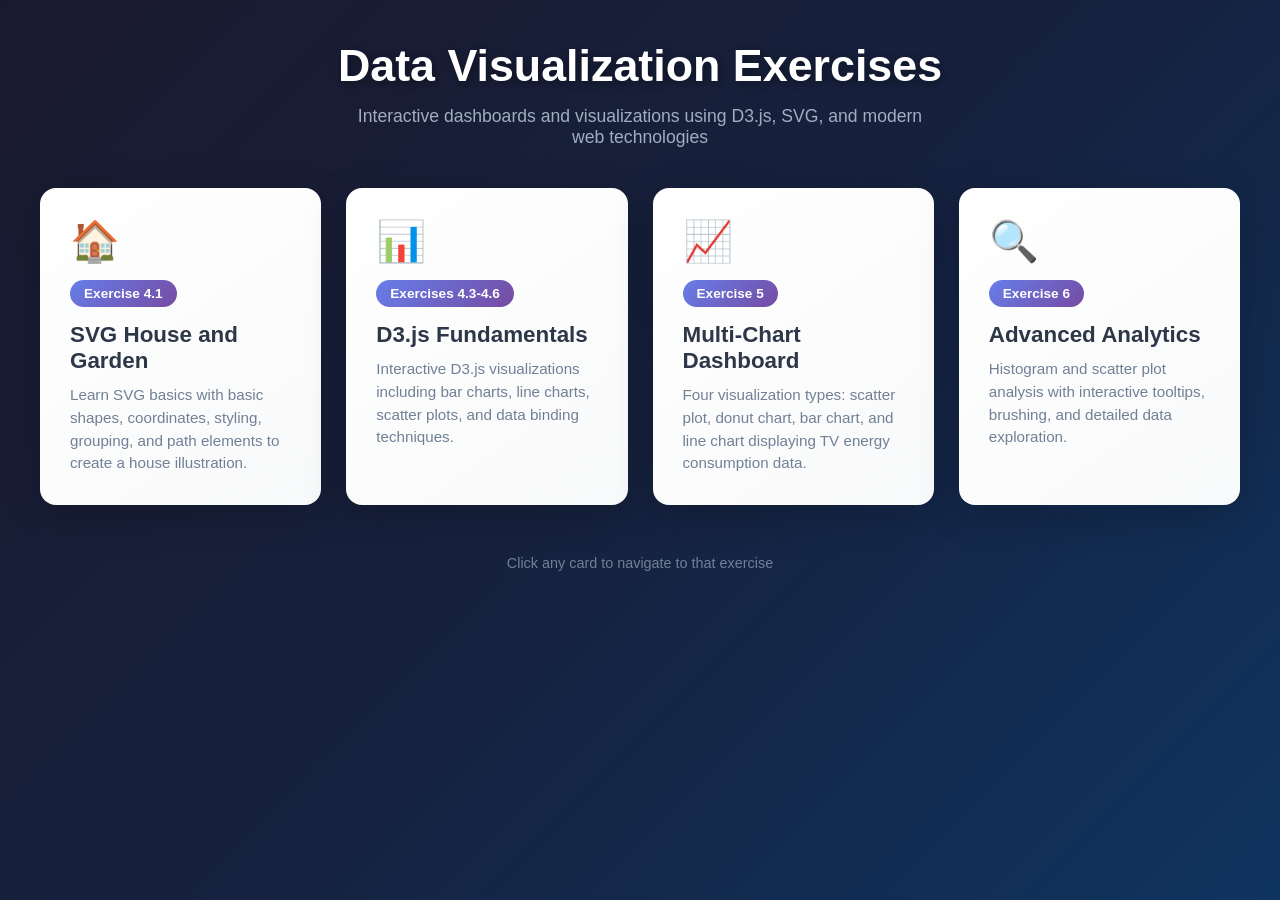
<file: index.html>
<!DOCTYPE html>
<html lang="en">
<head>
    <meta charset="UTF-8">
    <meta name="viewport" content="width=device-width, initial-scale=1.0">
    <title>Data Visualization Exercises Dashboard</title>
    <style>
        * {
            margin: 0;
            padding: 0;
            box-sizing: border-box;
        }
        body {
            font-family: 'Segoe UI', Tahoma, Geneva, Verdana, sans-serif;
            background: linear-gradient(135deg, #1a1a2e 0%, #16213e 50%, #0f3460 100%);
            min-height: 100vh;
            padding: 40px 20px;
        }
        .dashboard-header {
            max-width: 1200px;
            margin: 0 auto 40px;
            text-align: center;
        }
        h1 {
            color: #fff;
            font-size: 2.8rem;
            margin-bottom: 15px;
            text-shadow: 2px 2px 8px rgba(0, 0, 0, 0.4);
        }
        .subtitle {
            color: #a0aec0;
            font-size: 1.1rem;
            max-width: 600px;
            margin: 0 auto;
        }
        .exercises-grid {
            display: grid;
            grid-template-columns: repeat(auto-fit, minmax(280px, 1fr));
            gap: 25px;
            max-width: 1200px;
            margin: 0 auto;
        }
        .exercise-card {
            background: linear-gradient(145deg, #ffffff 0%, #f8f9fa 100%);
            border-radius: 16px;
            padding: 30px;
            text-decoration: none;
            color: inherit;
            box-shadow: 0 10px 40px rgba(0, 0, 0, 0.2);
            transition: all 0.3s ease;
            position: relative;
            overflow: hidden;
        }
        .exercise-card::before {
            content: '';
            position: absolute;
            top: 0;
            left: 0;
            right: 0;
            height: 4px;
            background: linear-gradient(90deg, #667eea 0%, #764ba2 100%);
            transform: scaleX(0);
            transition: transform 0.3s ease;
        }
        .exercise-card:hover::before {
            transform: scaleX(1);
        }
        .exercise-card:hover {
            transform: translateY(-5px);
            box-shadow: 0 15px 50px rgba(0, 0, 0, 0.3);
        }
        .exercise-number {
            display: inline-block;
            background: linear-gradient(135deg, #667eea 0%, #764ba2 100%);
            color: #fff;
            font-size: 0.85rem;
            font-weight: bold;
            padding: 6px 14px;
            border-radius: 20px;
            margin-bottom: 15px;
        }
        .exercise-card h2 {
            color: #2d3748;
            font-size: 1.4rem;
            margin-bottom: 10px;
        }
        .exercise-card p {
            color: #718096;
            font-size: 0.95rem;
            line-height: 1.5;
        }
        .card-icon {
            font-size: 2.5rem;
            margin-bottom: 15px;
        }
        .footer {
            text-align: center;
            margin-top: 50px;
            color: #718096;
            font-size: 0.9rem;
        }
    </style>
</head>
<body>
    <div class="dashboard-header">
        <h1>Data Visualization Exercises</h1>
        <p class="subtitle">Interactive dashboards and visualizations using D3.js, SVG, and modern web technologies</p>
    </div>

    <div class="exercises-grid">
        <a href="Exercise 4.1/index.html" class="exercise-card">
            <div class="card-icon">🏠</div>
            <span class="exercise-number">Exercise 4.1</span>
            <h2>SVG House and Garden</h2>
            <p>Learn SVG basics with basic shapes, coordinates, styling, grouping, and path elements to create a house illustration.</p>
        </a>

        <a href="Exercise 4.3-4.6/index.html" class="exercise-card">
            <div class="card-icon">📊</div>
            <span class="exercise-number">Exercises 4.3-4.6</span>
            <h2>D3.js Fundamentals</h2>
            <p>Interactive D3.js visualizations including bar charts, line charts, scatter plots, and data binding techniques.</p>
        </a>

        <a href="Exercise 5/index.html" class="exercise-card">
            <div class="card-icon">📈</div>
            <span class="exercise-number">Exercise 5</span>
            <h2>Multi-Chart Dashboard</h2>
            <p>Four visualization types: scatter plot, donut chart, bar chart, and line chart displaying TV energy consumption data.</p>
        </a>

        <a href="Exercise 6/index.html" class="exercise-card">
            <div class="card-icon">🔍</div>
            <span class="exercise-number">Exercise 6</span>
            <h2>Advanced Analytics</h2>
            <p>Histogram and scatter plot analysis with interactive tooltips, brushing, and detailed data exploration.</p>
        </a>
    </div>

    <p class="footer">Click any card to navigate to that exercise</p>
</body>
</html>
</file>
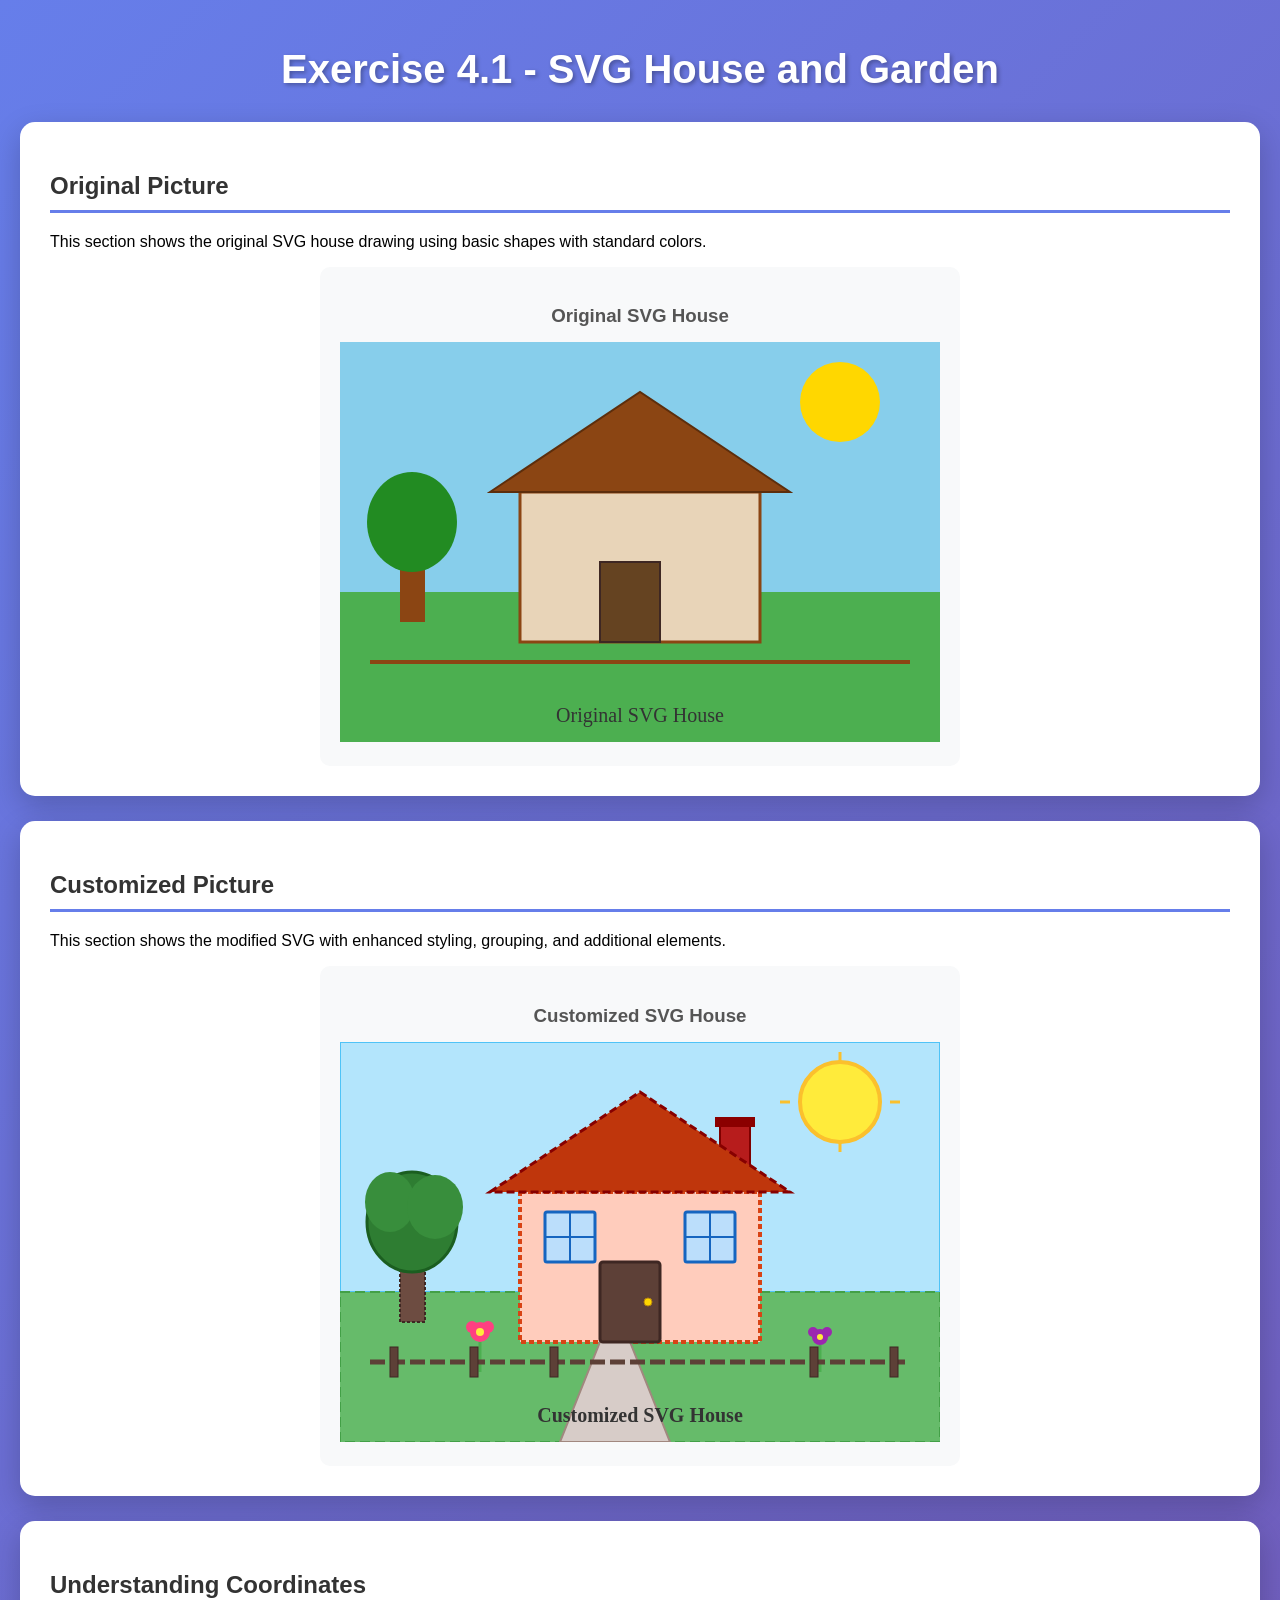
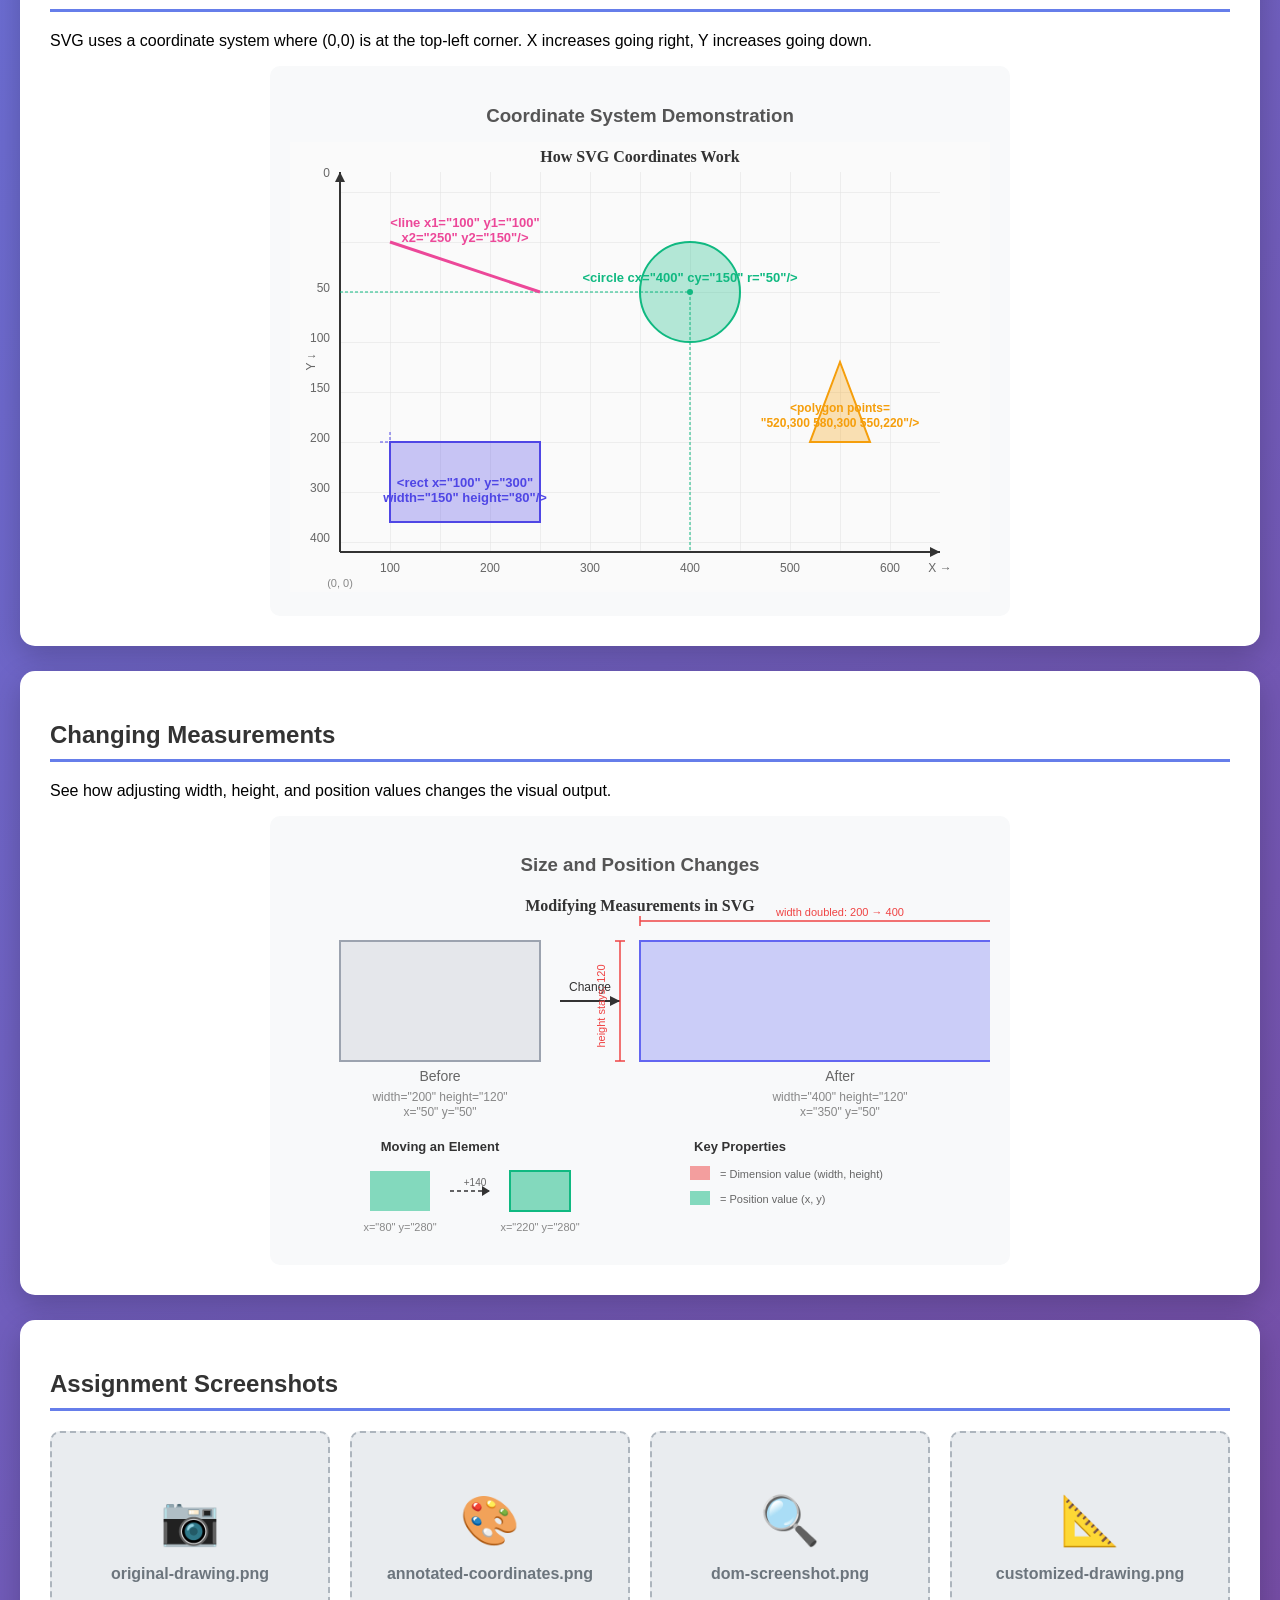
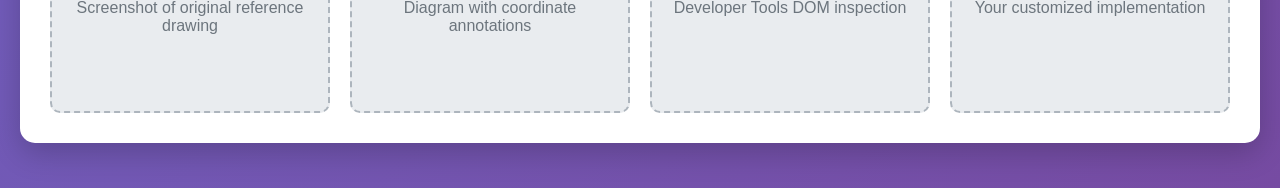
<file: Exercise Demonstration 3/Exercise 4.1/index.html>
<!DOCTYPE html>
<html lang="en">
<head>
    <meta charset="UTF-8">
    <meta name="viewport" content="width=device-width, initial-scale=1.0">
    <title>Exercise 4.1 - SVG House and Garden</title>
    <style>
        body {
            font-family: 'Segoe UI', Tahoma, Geneva, Verdana, sans-serif;
            background: linear-gradient(135deg, #667eea 0%, #764ba2 100%);
            min-height: 100vh;
            padding: 20px;
            margin: 0;
        }
        .container {
            max-width: 1300px;
            margin: 0 auto;
        }
        h1 {
            color: #fff;
            text-align: center;
            font-size: 2.5rem;
            margin-bottom: 30px;
            text-shadow: 2px 2px 4px rgba(0, 0, 0, 0.3);
        }
        .section-card {
            background: #fff;
            border-radius: 15px;
            padding: 30px;
            margin-bottom: 25px;
            box-shadow: 0 10px 30px rgba(0, 0, 0, 0.2);
        }
        h2 {
            color: #333;
            border-bottom: 3px solid #667eea;
            padding-bottom: 10px;
            margin-bottom: 20px;
            font-size: 1.5rem;
        }
        .svg-wrapper {
            display: flex;
            flex-wrap: wrap;
            gap: 30px;
            justify-content: center;
        }
        .svg-box {
            background: #f8f9fa;
            padding: 20px;
            border-radius: 10px;
            text-align: center;
        }
        .svg-box h3 {
            margin-bottom: 15px;
            color: #555;
        }
        .screenshot-grid {
            display: grid;
            grid-template-columns: repeat(auto-fit, minmax(280px, 1fr));
            gap: 20px;
            margin-top: 20px;
        }
        .screenshot-placeholder {
            background: #e9ecef;
            border: 2px dashed #adb5bd;
            border-radius: 10px;
            padding: 60px 20px;
            text-align: center;
            color: #6c757d;
        }
        .screenshot-placeholder span {
            font-size: 3rem;
            display: block;
            margin-bottom: 10px;
        }
    </style>
</head>
<body>
    <div class="container">
        <h1>Exercise 4.1 - SVG House and Garden</h1>

        <div class="section-card">
            <h2>Original Picture</h2>
            <p>This section shows the original SVG house drawing using basic shapes with standard colors.</p>
            <div class="svg-wrapper">
                <div class="svg-box">
                    <h3>Original SVG House</h3>
                    <svg width="600" height="400" viewBox="0 0 600 400" xmlns="http://www.w3.org/2000/svg">
                        <!-- Sky background -->
                        <rect x="0" y="0" width="600" height="250" fill="#87CEEB"/>

                        <!-- Grass -->
                        <rect x="0" y="250" width="600" height="150" fill="#4CAF50"/>

                        <!-- Sun -->
                        <circle cx="500" cy="60" r="40" fill="#FFD700"/>

                        <!-- House body -->
                        <rect x="180" y="150" width="240" height="150" fill="#E8D4B8" stroke="#8B4513" stroke-width="3"/>

                        <!-- Roof -->
                        <polygon points="150,150 300,50 450,150" fill="#8B4513" stroke="#5D2E0C" stroke-width="2"/>

                        <!-- Door -->
                        <rect x="260" y="220" width="60" height="80" fill="#654321" stroke="#3E2723" stroke-width="2"/>

                        <!-- Tree trunk -->
                        <rect x="60" y="200" width="25" height="80" fill="#8B4513"/>

                        <!-- Tree leaves -->
                        <ellipse cx="72" cy="180" rx="45" ry="50" fill="#228B22"/>

                        <!-- Fence -->
                        <line x1="30" y1="320" x2="570" y2="320" stroke="#8B4513" stroke-width="4"/>

                        <!-- Text label -->
                        <text x="300" y="380" font-family="Georgia, serif" font-size="20" fill="#333" text-anchor="middle">
                            Original SVG House
                        </text>
                    </svg>
                </div>
            </div>
        </div>

        <div class="section-card">
            <h2>Customized Picture</h2>
            <p>This section shows the modified SVG with enhanced styling, grouping, and additional elements.</p>
            <div class="svg-wrapper">
                <div class="svg-box">
                    <h3>Customized SVG House</h3>
                    <svg width="600" height="400" viewBox="0 0 600 400" xmlns="http://www.w3.org/2000/svg">
                        <!-- Sky with gradient effect using dashed stroke -->
                        <rect x="0" y="0" width="600" height="250" fill="#B3E5FC" stroke="#4FC3F7" stroke-width="2"/>

                        <!-- Grass with pattern effect -->
                        <rect x="0" y="250" width="600" height="150" fill="#66BB6A" stroke="#43A047" stroke-width="2" stroke-dasharray="10,5"/>

                        <!-- Sun with enhanced styling -->
                        <circle cx="500" cy="60" r="40" fill="#FFEB3B" stroke="#FBC02D" stroke-width="4"/>

                        <!-- Sun rays -->
                        <line x1="500" y1="10" x2="500" y2="20" stroke="#FBC02D" stroke-width="3"/>
                        <line x1="500" y1="100" x2="500" y2="110" stroke="#FBC02D" stroke-width="3"/>
                        <line x1="550" y1="60" x2="560" y2="60" stroke="#FBC02D" stroke-width="3"/>
                        <line x1="440" y1="60" x2="450" y2="60" stroke="#FBC02D" stroke-width="3"/>

                        <!-- Chimney - added element -->
                        <rect x="380" y="80" width="30" height="50" fill="#B71C1C" stroke="#7F0000" stroke-width="2"/>
                        <rect x="375" y="75" width="40" height="10" fill="#8B0000"/>

                        <!-- House body with enhanced styling -->
                        <rect x="180" y="150" width="240" height="150" fill="#FFCCBC" stroke="#D84315" stroke-width="4" stroke-dasharray="5,3"/>

                        <!-- Roof with enhanced styling -->
                        <polygon points="150,150 300,50 450,150" fill="#BF360C" stroke="#870000" stroke-width="3" stroke-dasharray="8,4"/>

                        <!-- Pathway leading to door using polygon -->
                        <polygon points="260,300 290,300 330,400 220,400" fill="#D7CCC8" stroke="#A1887F" stroke-width="2"/>

                        <!-- Door with enhanced styling -->
                        <rect x="260" y="220" width="60" height="80" fill="#5D4037" stroke="#3E2723" stroke-width="3" rx="3"/>
                        <circle cx="308" cy="260" r="4" fill="#FFD700" stroke="#B8860B" stroke-width="1"/>

                        <!-- Windows grouped inside <g> element with identical styling -->
                        <g fill="#BBDEFB" stroke="#1565C0" stroke-width="3" transform="translate(0, 0)">
                            <!-- Window 1 -->
                            <rect transform="translate(205, 170)" width="50" height="50" rx="2"/>
                            <line transform="translate(205, 170)" x1="25" y1="0" x2="25" y2="50" stroke="#1565C0" stroke-width="2"/>
                            <line transform="translate(205, 170)" x1="0" y1="25" x2="50" y2="25" stroke="#1565C0" stroke-width="2"/>

                            <!-- Window 2 -->
                            <rect transform="translate(345, 170)" width="50" height="50" rx="2"/>
                            <line transform="translate(345, 170)" x1="25" y1="0" x2="25" y2="50" stroke="#1565C0" stroke-width="2"/>
                            <line transform="translate(345, 170)" x1="0" y1="25" x2="50" y2="25" stroke="#1565C0" stroke-width="2"/>
                        </g>

                        <!-- Tree trunk with enhanced styling -->
                        <rect x="60" y="200" width="25" height="80" fill="#6D4C41" stroke="#3E2723" stroke-width="2" stroke-dasharray="3,2"/>

                        <!-- Tree leaves with multiple ellipses for fuller look -->
                        <ellipse cx="72" cy="180" rx="45" ry="50" fill="#2E7D32" stroke="#1B5E20" stroke-width="3"/>
                        <ellipse cx="50" cy="160" rx="25" ry="30" fill="#388E3C"/>
                        <ellipse cx="95" cy="165" rx="28" ry="32" fill="#388E3C"/>

                        <!-- Flowers using circles -->
                        <circle cx="140" cy="290" r="10" fill="#FF4081"/>
                        <circle cx="132" cy="285" r="6" fill="#FF4081"/>
                        <circle cx="148" cy="285" r="6" fill="#FF4081"/>
                        <circle cx="140" cy="290" r="4" fill="#FFEB3B"/>
                        <line x1="140" y1="300" x2="140" y2="330" stroke="#4CAF50" stroke-width="3"/>

                        <circle cx="480" cy="295" r="8" fill="#9C27B0"/>
                        <circle cx="473" cy="290" r="5" fill="#9C27B0"/>
                        <circle cx="487" cy="290" r="5" fill="#9C27B0"/>
                        <circle cx="480" cy="295" r="3" fill="#FFEB3B"/>
                        <line x1="480" y1="303" x2="480" y2="330" stroke="#4CAF50" stroke-width="3"/>

                        <!-- Fence with enhanced styling -->
                        <line x1="30" y1="320" x2="570" y2="320" stroke="#5D4037" stroke-width="5" stroke-dasharray="15,5"/>

                        <!-- Fence posts -->
                        <rect x="50" y="305" width="8" height="30" fill="#5D4037" stroke="#3E2723" stroke-width="1"/>
                        <rect x="130" y="305" width="8" height="30" fill="#5D4037" stroke="#3E2723" stroke-width="1"/>
                        <rect x="210" y="305" width="8" height="30" fill="#5D4037" stroke="#3E2723" stroke-width="1"/>
                        <rect x="470" y="305" width="8" height="30" fill="#5D4037" stroke="#3E2723" stroke-width="1"/>
                        <rect x="550" y="305" width="8" height="30" fill="#5D4037" stroke="#3E2723" stroke-width="1"/>

                        <!-- Text label - changed text -->
                        <text x="300" y="380" font-family="Georgia, serif" font-size="20" font-weight="bold" fill="#333" text-anchor="middle">
                            Customized SVG House
                        </text>
                    </svg>
                </div>
            </div>
        </div>

        <div class="section-card">
            <h2>Understanding Coordinates</h2>
            <p>SVG uses a coordinate system where (0,0) is at the top-left corner. X increases going right, Y increases going down.</p>
            <div class="svg-wrapper">
                <div class="svg-box">
                    <h3>Coordinate System Demonstration</h3>
                    <svg width="700" height="450" viewBox="0 0 700 450" xmlns="http://www.w3.org/2000/svg">
                        <!-- Background grid -->
                        <defs>
                            <pattern id="grid" width="50" height="50" patternUnits="userSpaceOnUse">
                                <path d="M 50 0 L 0 0 0 50" fill="none" stroke="#e0e0e0" stroke-width="1"/>
                            </pattern>
                        </defs>
                        <rect x="0" y="0" width="700" height="450" fill="#fafafa"/>
                        <rect x="50" y="30" width="600" height="380" fill="url(#grid)"/>

                        <!-- Axes -->
                        <line x1="50" y1="410" x2="650" y2="410" stroke="#333" stroke-width="2"/>
                        <line x1="50" y1="30" x2="50" y2="410" stroke="#333" stroke-width="2"/>
                        <polygon points="650,410 640,405 640,415" fill="#333"/>
                        <polygon points="50,30 45,40 55,40" fill="#333"/>

                        <!-- X-axis labels -->
                        <text x="100" y="430" font-size="12" fill="#666" text-anchor="middle">100</text>
                        <text x="200" y="430" font-size="12" fill="#666" text-anchor="middle">200</text>
                        <text x="300" y="430" font-size="12" fill="#666" text-anchor="middle">300</text>
                        <text x="400" y="430" font-size="12" fill="#666" text-anchor="middle">400</text>
                        <text x="500" y="430" font-size="12" fill="#666" text-anchor="middle">500</text>
                        <text x="600" y="430" font-size="12" fill="#666" text-anchor="middle">600</text>
                        <text x="650" y="430" font-size="12" fill="#666" text-anchor="middle">X →</text>

                        <!-- Y-axis labels -->
                        <text x="40" y="400" font-size="12" fill="#666" text-anchor="end">400</text>
                        <text x="40" y="350" font-size="12" fill="#666" text-anchor="end">300</text>
                        <text x="40" y="300" font-size="12" fill="#666" text-anchor="end">200</text>
                        <text x="40" y="250" font-size="12" fill="#666" text-anchor="end">150</text>
                        <text x="40" y="200" font-size="12" fill="#666" text-anchor="end">100</text>
                        <text x="40" y="150" font-size="12" fill="#666" text-anchor="end">50</text>
                        <text x="40" y="35" font-size="12" fill="#666" text-anchor="end">0</text>
                        <text x="25" y="220" font-size="12" fill="#666" text-anchor="middle" transform="rotate(-90, 25, 220)">Y ↓</text>

                        <!-- Origin label -->
                        <text x="50" y="445" font-size="11" fill="#888" text-anchor="middle">(0, 0)</text>

                        <!-- Example 1: Rectangle with coordinates annotated -->
                        <rect x="100" y="300" width="150" height="80" fill="#4f46e5" fill-opacity="0.3" stroke="#4f46e5" stroke-width="2"/>
                        <line x1="100" y1="290" x2="100" y2="300" stroke="#4f46e5" stroke-width="1" stroke-dasharray="3,2"/>
                        <line x1="90" y1="300" x2="100" y2="300" stroke="#4f46e5" stroke-width="1" stroke-dasharray="3,2"/>
                        <text x="175" y="345" font-size="13" fill="#4f46e5" text-anchor="middle" font-weight="bold">&lt;rect x="100" y="300"</text>
                        <text x="175" y="360" font-size="13" fill="#4f46e5" text-anchor="middle" font-weight="bold">width="150" height="80"/&gt;</text>

                        <!-- Example 2: Circle with cx, cy, r annotated -->
                        <circle cx="400" cy="150" r="50" fill="#10b981" fill-opacity="0.3" stroke="#10b981" stroke-width="2"/>
                        <line x1="400" y1="150" x2="400" y2="410" stroke="#10b981" stroke-width="1" stroke-dasharray="3,2"/>
                        <line x1="50" y1="150" x2="400" y2="150" stroke="#10b981" stroke-width="1" stroke-dasharray="3,2"/>
                        <text x="400" y="140" font-size="13" fill="#10b981" text-anchor="middle" font-weight="bold">&lt;circle cx="400" cy="150" r="50"/&gt;</text>
                        <circle cx="400" cy="150" r="3" fill="#10b981"/>

                        <!-- Example 3: Polygon (triangle) with points annotated -->
                        <polygon points="520,300 580,300 550,220" fill="#f59e0b" fill-opacity="0.3" stroke="#f59e0b" stroke-width="2"/>
                        <text x="550" y="270" font-size="12" fill="#f59e0b" text-anchor="middle" font-weight="bold">&lt;polygon points=</text>
                        <text x="550" y="285" font-size="12" fill="#f59e0b" text-anchor="middle" font-weight="bold">"520,300 580,300 550,220"/&gt;</text>

                        <!-- Example 4: Line with x1, y1, x2, y2 annotated -->
                        <line x1="100" y1="100" x2="250" y2="150" stroke="#ec4899" stroke-width="3"/>
                        <text x="175" y="85" font-size="13" fill="#ec4899" text-anchor="middle" font-weight="bold">&lt;line x1="100" y1="100"</text>
                        <text x="175" y="100" font-size="13" fill="#ec4899" text-anchor="middle" font-weight="bold">x2="250" y2="150"/&gt;</text>

                        <!-- Title -->
                        <text x="350" y="20" font-family="Georgia, serif" font-size="16" fill="#333" text-anchor="middle" font-weight="bold">
                            How SVG Coordinates Work
                        </text>
                    </svg>
                </div>
            </div>
        </div>

        <div class="section-card">
            <h2>Changing Measurements</h2>
            <p>See how adjusting width, height, and position values changes the visual output.</p>
            <div class="svg-wrapper">
                <div class="svg-box">
                    <h3>Size and Position Changes</h3>
                    <svg width="700" height="350" viewBox="0 0 700 350" xmlns="http://www.w3.org/2000/svg">
                        <!-- Before box -->
                        <rect x="50" y="50" width="200" height="120" fill="#e5e7eb" stroke="#9ca3af" stroke-width="2"/>
                        <text x="150" y="190" font-size="14" fill="#666" text-anchor="middle">Before</text>
                        <text x="150" y="210" font-size="12" fill="#888" text-anchor="middle">width="200" height="120"</text>
                        <text x="150" y="225" font-size="12" fill="#888" text-anchor="middle">x="50" y="50"</text>

                        <!-- Arrow -->
                        <line x1="270" y1="110" x2="330" y2="110" stroke="#333" stroke-width="2"/>
                        <polygon points="330,110 320,105 320,115" fill="#333"/>
                        <text x="300" y="100" font-size="12" fill="#333" text-anchor="middle">Change</text>

                        <!-- After box (doubled) -->
                        <rect x="350" y="50" width="400" height="120" fill="#6366f1" fill-opacity="0.3" stroke="#6366f1" stroke-width="2"/>
                        <text x="550" y="190" font-size="14" fill="#666" text-anchor="middle">After</text>
                        <text x="550" y="210" font-size="12" fill="#888" text-anchor="middle">width="400" height="120"</text>
                        <text x="550" y="225" font-size="12" fill="#888" text-anchor="middle">x="350" y="50"</text>

                        <!-- Dimension arrows -->
                        <line x1="350" y1="30" x2="750" y2="30" stroke="#ef4444" stroke-width="1.5"/>
                        <line x1="350" y1="25" x2="350" y2="35" stroke="#ef4444" stroke-width="1.5"/>
                        <line x1="750" y1="25" x2="750" y2="35" stroke="#ef4444" stroke-width="1.5"/>
                        <text x="550" y="25" font-size="11" fill="#ef4444" text-anchor="middle">width doubled: 200 → 400</text>

                        <line x1="330" y1="50" x2="330" y2="170" stroke="#ef4444" stroke-width="1.5"/>
                        <line x1="325" y1="50" x2="335" y2="50" stroke="#ef4444" stroke-width="1.5"/>
                        <line x1="325" y1="170" x2="335" y2="170" stroke="#ef4444" stroke-width="1.5"/>
                        <text x="315" y="115" font-size="11" fill="#ef4444" text-anchor="middle" transform="rotate(-90, 315, 115)">height stays: 120</text>

                        <!-- Second example: Moving position -->
                        <text x="150" y="260" font-size="13" fill="#333" text-anchor="middle" font-weight="bold">Moving an Element</text>

                        <rect x="80" y="280" width="60" height="40" fill="#10b981" fill-opacity="0.5"/>
                        <text x="110" y="340" font-size="11" fill="#888" text-anchor="middle">x="80" y="280"</text>

                        <line x1="160" y1="300" x2="200" y2="300" stroke="#333" stroke-width="1.5" stroke-dasharray="4,3"/>
                        <polygon points="200,300 192,295 192,305" fill="#333"/>

                        <rect x="220" y="280" width="60" height="40" fill="#10b981" fill-opacity="0.5" stroke="#10b981" stroke-width="2"/>
                        <text x="250" y="340" font-size="11" fill="#888" text-anchor="middle">x="220" y="280"</text>

                        <text x="185" y="295" font-size="10" fill="#666" text-anchor="middle">+140</text>

                        <!-- Legend -->
                        <text x="450" y="260" font-size="13" fill="#333" text-anchor="middle" font-weight="bold">Key Properties</text>
                        <rect x="400" y="275" width="20" height="14" fill="#ef4444" fill-opacity="0.5"/>
                        <text x="430" y="287" font-size="11" fill="#666">= Dimension value (width, height)</text>
                        <rect x="400" y="300" width="20" height="14" fill="#10b981" fill-opacity="0.5"/>
                        <text x="430" y="312" font-size="11" fill="#666">= Position value (x, y)</text>

                        <text x="350" y="20" font-family="Georgia, serif" font-size="16" fill="#333" text-anchor="middle" font-weight="bold">
                            Modifying Measurements in SVG
                        </text>
                    </svg>
                </div>
            </div>
        </div>

        <div class="section-card">
            <h2>Assignment Screenshots</h2>
            <div class="screenshot-grid">
                <div class="screenshot-placeholder">
                    <span>📷</span>
                    <p><strong>original-drawing.png</strong></p>
                    <p>Screenshot of original reference drawing</p>
                </div>

                <div class="screenshot-placeholder">
                    <span>🎨</span>
                    <p><strong>annotated-coordinates.png</strong></p>
                    <p>Diagram with coordinate annotations</p>
                </div>

                <div class="screenshot-placeholder">
                    <span>🔍</span>
                    <p><strong>dom-screenshot.png</strong></p>
                    <p>Developer Tools DOM inspection</p>
                </div>

                <div class="screenshot-placeholder">
                    <span>📐</span>
                    <p><strong>customized-drawing.png</strong></p>
                    <p>Your customized implementation</p>
                </div>
            </div>
        </div>
    </div>
</body>
</html>
</file>
